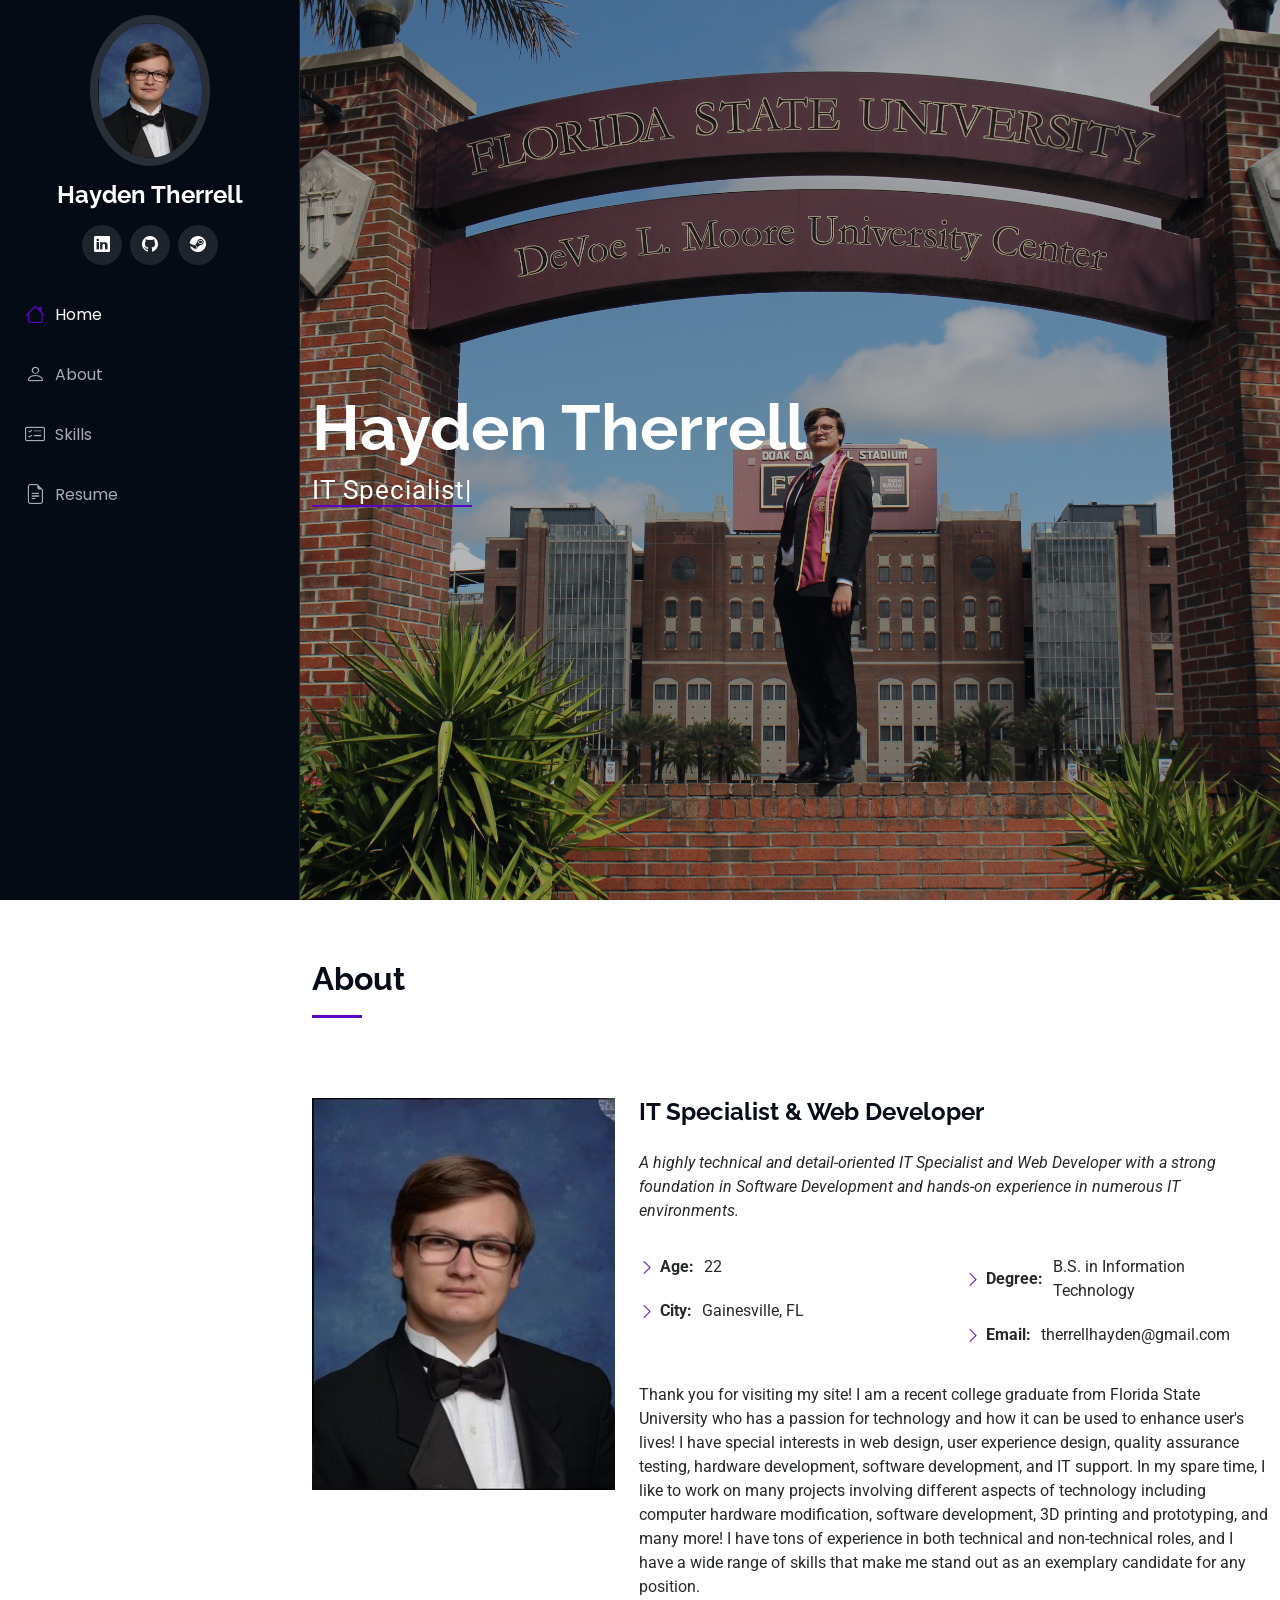
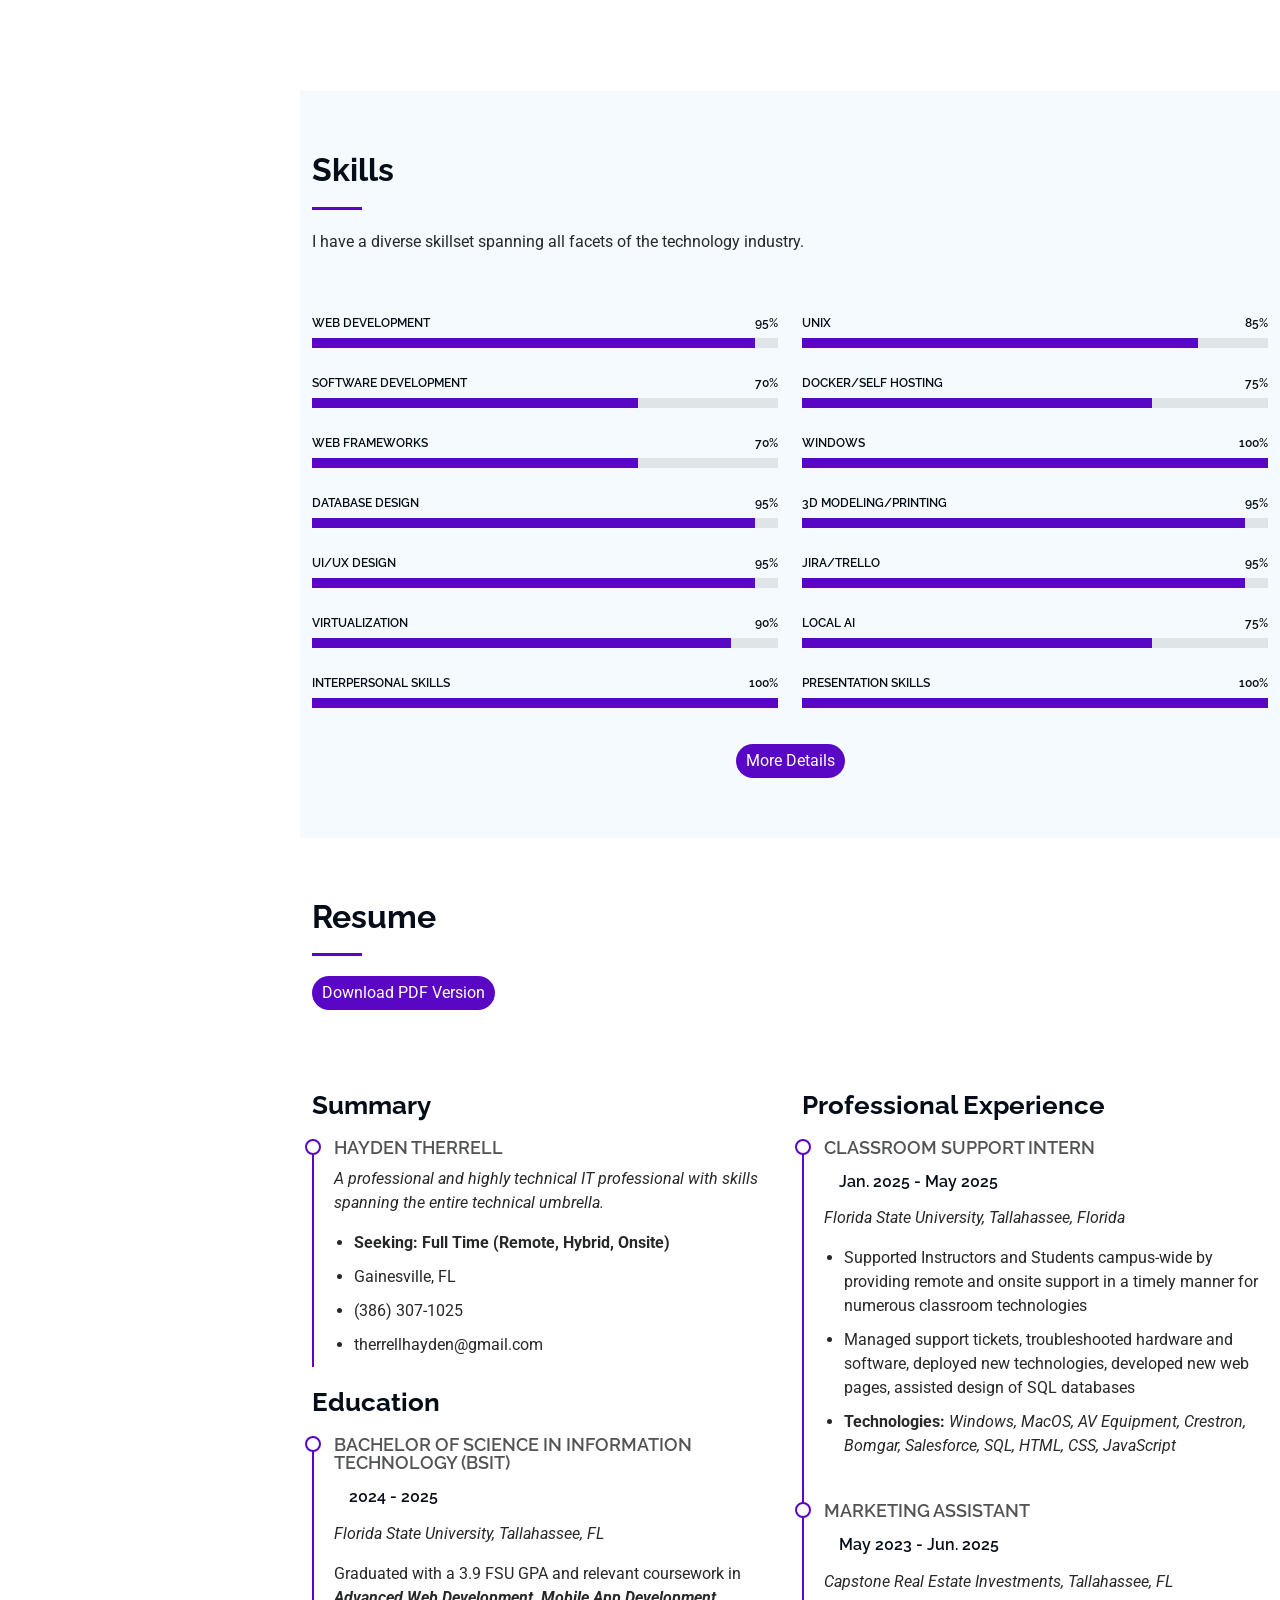
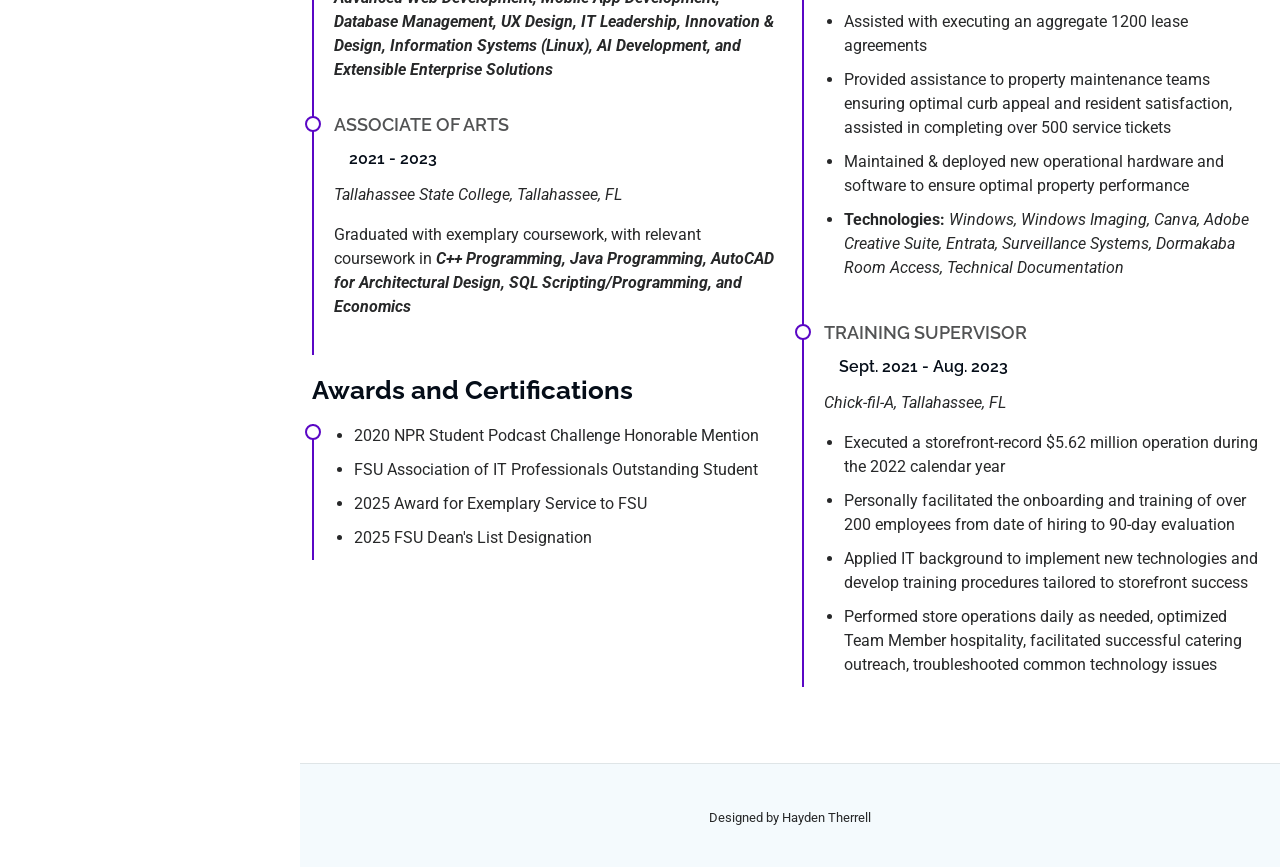
<file: index.html>
<!DOCTYPE html>
<html lang="en">

<head>
  <meta charset="utf-8">
  <meta content="width=device-width, initial-scale=1.0" name="viewport">
  <title>Hayden Therrell - Portfolio</title>
  <meta content="" name="description">
  <meta content="" name="keywords">

  <!-- Favicons -->
  <link href="assets/img/favicon.png" rel="icon">
  <link href="assets/img/apple-touch-icon.png" rel="apple-touch-icon">

  <!-- Fonts -->
  <link href="https://fonts.googleapis.com" rel="preconnect">
  <link href="https://fonts.gstatic.com" rel="preconnect" crossorigin>
  <link href="https://fonts.googleapis.com/css2?family=Roboto:ital,wght@0,100;0,300;0,400;0,500;0,700;0,900;1,100;1,300;1,400;1,500;1,700;1,900&family=Poppins:ital,wght@0,100;0,200;0,300;0,400;0,500;0,600;0,700;0,800;0,900;1,100;1,200;1,300;1,400;1,500;1,600;1,700;1,800;1,900&family=Raleway:ital,wght@0,100;0,200;0,300;0,400;0,500;0,600;0,700;0,800;0,900;1,100;1,200;1,300;1,400;1,500;1,600;1,700;1,800;1,900&display=swap" rel="stylesheet">

  <!-- Vendor CSS Files -->
  <link href="assets/vendor/bootstrap/css/bootstrap.min.css" rel="stylesheet">
  <link href="assets/vendor/bootstrap-icons/bootstrap-icons.css" rel="stylesheet">
  <link href="assets/vendor/aos/aos.css" rel="stylesheet">
  <link href="assets/vendor/glightbox/css/glightbox.min.css" rel="stylesheet">
  <link href="assets/vendor/swiper/swiper-bundle.min.css" rel="stylesheet">

  <!-- Main CSS File -->
  <link href="assets/css/main.css" rel="stylesheet">
</head>

<body class="index-page">

  <header id="header" class="header dark-background d-flex flex-column">
    <i class="header-toggle d-xl-none bi bi-list"></i>

    <div class="profile-img">
      <img src="assets/img/profile.jpg" alt="" class="img-fluid rounded-circle">
    </div>

    <a href="index.html" class="logo d-flex align-items-center justify-content-center">
      <h1 class="sitename">Hayden Therrell</h1>
    </a>

    <div class="social-links text-center">
      <a href="https://www.linkedin.com/in/therrellhayden" target="_blank" class="linkedin"><i class="bi bi-linkedin"></i></a>
      <a href="https://github.com/KhromaArceus" target="_blank" class="github"><i class="bi bi-github"></i></a>
      <a href="https://steamcommunity.com/id/Khroma_Arceus/" target="_blank" class="steam"><i class="bi bi-steam"></i></a>
    </div>

    <nav id="navmenu" class="navmenu">
      <ul>
        <li><a href="#hero" class="active"><i class="bi bi-house navicon"></i>Home</a></li>
        <li><a href="#about"><i class="bi bi-person navicon"></i> About</a></li>
        <li><a href="#skills"><i class="bi bi-card-checklist navicon"></i> Skills</a></li>
        <li><a href="#resume"><i class="bi bi-file-earmark-text navicon"></i> Resume</a></li>
      </ul>
    </nav>

  </header>

  <main class="main">

    <!-- Hero Section -->
    <section id="hero" class="hero section dark-background">

      <img src="assets/img/hero-bg.jpg" alt="" data-aos="fade-in" class="">

      <div class="container" data-aos="fade-up" data-aos-delay="100">
        <h2>Hayden Therrell</h2>
        <p><span class="typed" data-typed-items="IT Specialist, Web Developer, Tinkerer, Linux Enthusiast">IT Specialist</span><span class="typed-cursor typed-cursor--blink" aria-hidden="true"></span><span class="typed-cursor typed-cursor--blink" aria-hidden="true"></span></p>
      </div>

    </section><!-- /Hero Section -->

    <!-- About Section -->
    <section id="about" class="about section">

      <!-- Section Title -->
      <div class="container section-title" data-aos="fade-up">
        <h2>About</h2>
      </div><!-- End Section Title -->

      <div class="container" data-aos="fade-up" data-aos-delay="100">

        <div class="row gy-4 justify-content-center">
          <div class="col-lg-4">
            <img src="assets/img/profile.jpg" class="img-fluid">
          </div>
          <div class="col-lg-8 content">
            <h2>IT Specialist &amp; Web Developer</h2>
            <p class="fst-italic py-3">
              A highly technical and detail-oriented IT Specialist and Web Developer with a strong foundation in Software Development and hands-on experience in numerous IT environments.
            </p>
            <div class="row">
              <div class="col-lg-6">
                <ul>
                  <li><i class="bi bi-chevron-right"></i> <strong>Age:</strong> <span>22</span></li>
                  <li><i class="bi bi-chevron-right"></i> <strong>City:</strong> <span>Gainesville, FL</span></li>
                </ul>
              </div>
              <div class="col-lg-6">
                <ul>
                  <li><i class="bi bi-chevron-right"></i> <strong>Degree:</strong> <span>B.S. in Information Technology</span></li>
                  <li><i class="bi bi-chevron-right"></i> <strong>Email:</strong> <span>therrellhayden@gmail.com</span></li>
                </ul>
              </div>
            </div>
            <p class="py-3"> Thank you for visiting my site! I am a recent college graduate from Florida State University who has a passion for technology 
              and how it can be used to enhance user's lives! I have special interests in web design, user experience design, quality assurance testing, hardware development, 
              software development, and IT support. In my spare time, I like to work on many projects involving different aspects of technology including computer 
              hardware modification, software development, 3D printing and prototyping, and many more! I have tons of experience in both technical and non-technical roles, and I have a wide range of skills that 
              make me stand out as an exemplary candidate for any position.
            </p>
          </div>
        </div>

      </div>

    </section><!-- /About Section -->

    <!-- Skills Section -->
    <section id="skills" class="skills section light-background">

      <!-- Section Title -->
      <div class="container section-title" data-aos="fade-up">
        <h2>Skills</h2>
        <p>I have a diverse skillset spanning all facets of the technology industry.</p>
      </div><!-- End Section Title -->

      <div class="container" data-aos="fade-up" data-aos-delay="100">

        <div class="row skills-content skills-animation">

          <div class="col-lg-6">

            <div class="progress">
              <span class="skill"><span>Web Development</span> <i class="val">95%</i></span>
              <div class="progress-bar-wrap">
                <div class="progress-bar" role="progressbar" aria-valuenow="95" aria-valuemin="0" aria-valuemax="100"></div>
              </div>
            </div><!-- End Skills Item -->

            <div class="progress">
              <span class="skill"><span>Software Development</span> <i class="val">70%</i></span>
              <div class="progress-bar-wrap">
                <div class="progress-bar" role="progressbar" aria-valuenow="70" aria-valuemin="0" aria-valuemax="100"></div>
              </div>
            </div><!-- End Skills Item -->

            <div class="progress">
              <span class="skill"><span>Web Frameworks</span> <i class="val">70%</i></span>
              <div class="progress-bar-wrap">
                <div class="progress-bar" role="progressbar" aria-valuenow="70" aria-valuemin="0" aria-valuemax="100"></div>
              </div>
            </div><!-- End Skills Item -->

            <div class="progress">
              <span class="skill"><span>Database Design</span> <i class="val">95%</i></span>
              <div class="progress-bar-wrap">
                <div class="progress-bar" role="progressbar" aria-valuenow="95" aria-valuemin="0" aria-valuemax="100"></div>
              </div>
            </div><!-- End Skills Item -->

            <div class="progress">
              <span class="skill"><span>UI/UX Design</span> <i class="val">95%</i></span>
              <div class="progress-bar-wrap">
                <div class="progress-bar" role="progressbar" aria-valuenow="95" aria-valuemin="0" aria-valuemax="100"></div>
              </div>
            </div><!-- End Skills Item -->

            <div class="progress">
              <span class="skill"><span>Virtualization</span> <i class="val">90%</i></span>
              <div class="progress-bar-wrap">
                <div class="progress-bar" role="progressbar" aria-valuenow="90" aria-valuemin="0" aria-valuemax="100"></div>
              </div>
            </div><!-- End Skills Item -->

            <div class="progress">
              <span class="skill"><span>Interpersonal Skills</span> <i class="val">100%</i></span>
              <div class="progress-bar-wrap">
                <div class="progress-bar" role="progressbar" aria-valuenow="100" aria-valuemin="0" aria-valuemax="100"></div>
              </div>
            </div><!-- End Skills Item -->

          </div>

          <div class="col-lg-6">

            <div class="progress">
              <span class="skill"><span>Unix</span> <i class="val">85%</i></span>
              <div class="progress-bar-wrap">
                <div class="progress-bar" role="progressbar" aria-valuenow="85" aria-valuemin="0" aria-valuemax="100"></div>
              </div>
            </div><!-- End Skills Item -->

            <div class="progress">
              <span class="skill"><span>Docker/Self Hosting</span> <i class="val">75%</i></span>
              <div class="progress-bar-wrap">
                <div class="progress-bar" role="progressbar" aria-valuenow="75" aria-valuemin="0" aria-valuemax="100"></div>
              </div>
            </div><!-- End Skills Item -->

            <div class="progress">
              <span class="skill"><span>Windows</span> <i class="val">100%</i></span>
              <div class="progress-bar-wrap">
                <div class="progress-bar" role="progressbar" aria-valuenow="100" aria-valuemin="0" aria-valuemax="100"></div>
              </div>
            </div><!-- End Skills Item -->

            <div class="progress">
              <span class="skill"><span>3D Modeling/Printing</span> <i class="val">95%</i></span>
              <div class="progress-bar-wrap">
                <div class="progress-bar" role="progressbar" aria-valuenow="95" aria-valuemin="0" aria-valuemax="100"></div>
              </div>
            </div><!-- End Skills Item -->

            <div class="progress">
              <span class="skill"><span>Jira/Trello</span> <i class="val">95%</i></span>
              <div class="progress-bar-wrap">
                <div class="progress-bar" role="progressbar" aria-valuenow="95" aria-valuemin="0" aria-valuemax="100"></div>
              </div>
            </div><!-- End Skills Item -->

            <div class="progress">
              <span class="skill"><span>Local AI</span> <i class="val">75%</i></span>
              <div class="progress-bar-wrap">
                <div class="progress-bar" role="progressbar" aria-valuenow="75" aria-valuemin="0" aria-valuemax="100"></div>
              </div>
            </div><!-- End Skills Item -->

            <div class="progress">
              <span class="skill"><span>Presentation Skills</span> <i class="val">100%</i></span>
              <div class="progress-bar-wrap">
                <div class="progress-bar" role="progressbar" aria-valuenow="100" aria-valuemin="0" aria-valuemax="100"></div>
              </div>
            </div><!-- End Skills Item -->

          </div>

        </div>

        <!-- All Skills Button-->
        <div class="skills-button">
          <button type="button" class="btn btn-primary btn-skills" data-bs-toggle="modal" data-bs-target="#skillsModal">More Details</button>
        </div>
      </div>

        <!--All Skills Modal-->
        <div class="modal fade" id="skillsModal" tabindex="-1" aria-labelledby="skillsModalLabel" aria-hidden="true">
        <div class="modal-dialog modal-dialog-scrollable modal-lg">
          <div class="modal-content">
            <div class="modal-header">
              <h1 class="modal-title fs-5" id="exampleModalLabel">All Skills</h1>
            </div>
            <div class="modal-body">
              <div class="row skills-content skills-animation">

              <div class="col-lg-6"> <!-- Left Column-->

                <div class="progress">
                  <span class="skill"><span>HTML</span> <i class="val">95%</i></span>
                  <div class="progress-bar-wrap">
                    <div class="progress-bar" role="progressbar" aria-valuenow="95" aria-valuemin="0" aria-valuemax="100"></div>
                  </div>
                </div><!-- End Skills Item -->

                <div class="progress">
                  <span class="skill"><span>CSS</span> <i class="val">80%</i></span>
                  <div class="progress-bar-wrap">
                    <div class="progress-bar" role="progressbar" aria-valuenow="80" aria-valuemin="0" aria-valuemax="100"></div>
                  </div>
                </div><!-- End Skills Item -->

                <div class="progress">
                  <span class="skill"><span>Java</span> <i class="val">80%</i></span>
                  <div class="progress-bar-wrap">
                    <div class="progress-bar" role="progressbar" aria-valuenow="80" aria-valuemin="0" aria-valuemax="100"></div>
                  </div>
                </div><!-- End Skills Item -->

                <div class="progress">
                  <span class="skill"><span>JavaScript</span> <i class="val">70%</i></span>
                  <div class="progress-bar-wrap">
                    <div class="progress-bar" role="progressbar" aria-valuenow="70" aria-valuemin="0" aria-valuemax="100"></div>
                  </div>
                </div><!-- End Skills Item -->

                <div class="progress">
                  <span class="skill"><span>Bootstrap</span> <i class="val">80%</i></span>
                  <div class="progress-bar-wrap">
                    <div class="progress-bar" role="progressbar" aria-valuenow="80" aria-valuemin="0" aria-valuemax="100"></div>
                  </div>
                </div><!-- End Skills Item -->

                <div class="progress">
                  <span class="skill"><span>Python</span> <i class="val">75%</i></span>
                  <div class="progress-bar-wrap">
                    <div class="progress-bar" role="progressbar" aria-valuenow="75" aria-valuemin="0" aria-valuemax="100"></div>
                  </div>
                </div><!-- End Skills Item -->

                <div class="progress">
                  <span class="skill"><span>SQL</span> <i class="val">90%</i></span>
                  <div class="progress-bar-wrap">
                    <div class="progress-bar" role="progressbar" aria-valuenow="90" aria-valuemin="0" aria-valuemax="100"></div>
                  </div>
                </div><!-- End Skills Item -->

                <div class="progress">
                  <span class="skill"><span>PHP</span> <i class="val">60%</i></span>
                  <div class="progress-bar-wrap">
                    <div class="progress-bar" role="progressbar" aria-valuenow="60" aria-valuemin="0" aria-valuemax="100"></div>
                  </div>
                </div><!-- End Skills Item -->

                <div class="progress">
                  <span class="skill"><span>C++</span> <i class="val">70%</i></span>
                  <div class="progress-bar-wrap">
                    <div class="progress-bar" role="progressbar" aria-valuenow="70" aria-valuemin="0" aria-valuemax="100"></div>
                  </div>
                </div><!-- End Skills Item -->

                <div class="progress">
                  <span class="skill"><span>MySQL Workbench</span> <i class="val">95%</i></span>
                  <div class="progress-bar-wrap">
                    <div class="progress-bar" role="progressbar" aria-valuenow="95" aria-valuemin="0" aria-valuemax="100"></div>
                  </div>
                </div><!-- End Skills Item -->

                <div class="progress">
                  <span class="skill"><span>Microsoft Office Suite</span> <i class="val">100%</i></span>
                  <div class="progress-bar-wrap">
                    <div class="progress-bar" role="progressbar" aria-valuenow="100" aria-valuemin="0" aria-valuemax="100"></div>
                  </div>
                </div><!-- End Skills Item -->

                <div class="progress">
                  <span class="skill"><span>Figma</span> <i class="val">85%</i></span>
                  <div class="progress-bar-wrap">
                    <div class="progress-bar" role="progressbar" aria-valuenow="85" aria-valuemin="0" aria-valuemax="100"></div>
                  </div>
                </div><!-- End Skills Item -->

                <div class="progress">
                  <span class="skill"><span>Leadership</span> <i class="val">100%</i></span>
                  <div class="progress-bar-wrap">
                    <div class="progress-bar" role="progressbar" aria-valuenow="100" aria-valuemin="0" aria-valuemax="100"></div>
                  </div>
                </div><!-- End Skills Item -->

                <div class="progress">
                  <span class="skill"><span>Technical Writing</span> <i class="val">100%</i></span>
                  <div class="progress-bar-wrap">
                    <div class="progress-bar" role="progressbar" aria-valuenow="100" aria-valuemin="0" aria-valuemax="100"></div>
                  </div>
                </div><!-- End Skills Item -->

              </div> <!-- End Left Column-->

              <div class="col-lg-6"> <!-- Right Column-->

                <div class="progress">
                  <span class="skill"><span>Unix</span> <i class="val">85%</i></span>
                  <div class="progress-bar-wrap">
                    <div class="progress-bar" role="progressbar" aria-valuenow="85" aria-valuemin="0" aria-valuemax="100"></div>
                  </div>
                </div><!-- End Skills Item -->

                <div class="progress">
                  <span class="skill"><span>Docker</span> <i class="val">75%</i></span>
                  <div class="progress-bar-wrap">
                    <div class="progress-bar" role="progressbar" aria-valuenow="75" aria-valuemin="0" aria-valuemax="100"></div>
                  </div>
                </div><!-- End Skills Item -->

                <div class="progress">
                  <span class="skill"><span>Windows</span> <i class="val">100%</i></span>
                  <div class="progress-bar-wrap">
                    <div class="progress-bar" role="progressbar" aria-valuenow="100" aria-valuemin="0" aria-valuemax="100"></div>
                  </div>
                </div><!-- End Skills Item -->

                <div class="progress">
                  <span class="skill"><span>3D Modeling/Printing</span> <i class="val">95%</i></span>
                  <div class="progress-bar-wrap">
                    <div class="progress-bar" role="progressbar" aria-valuenow="95" aria-valuemin="0" aria-valuemax="100"></div>
                  </div>
                </div><!-- End Skills Item -->

                <div class="progress">
                  <span class="skill"><span>Jira/Trello</span> <i class="val">95%</i></span>
                  <div class="progress-bar-wrap">
                    <div class="progress-bar" role="progressbar" aria-valuenow="95" aria-valuemin="0" aria-valuemax="100"></div>
                  </div>
                </div><!-- End Skills Item -->

                <div class="progress">
                  <span class="skill"><span>VirtualBox</span> <i class="val">100%</i></span>
                  <div class="progress-bar-wrap">
                    <div class="progress-bar" role="progressbar" aria-valuenow="100" aria-valuemin="0" aria-valuemax="100"></div>
                  </div>
                </div><!-- End Skills Item -->

                <div class="progress">
                  <span class="skill"><span>Hyper-V</span> <i class="val">95%</i></span>
                  <div class="progress-bar-wrap">
                    <div class="progress-bar" role="progressbar" aria-valuenow="95" aria-valuemin="0" aria-valuemax="100"></div>
                  </div>
                </div><!-- End Skills Item -->

                <div class="progress">
                  <span class="skill"><span>Ollama</span> <i class="val">95%</i></span>
                  <div class="progress-bar-wrap">
                    <div class="progress-bar" role="progressbar" aria-valuenow="95" aria-valuemin="0" aria-valuemax="100"></div>
                  </div>
                </div><!-- End Skills Item -->

                <div class="progress">
                  <span class="skill"><span>LM Studio</span> <i class="val">85%</i></span>
                  <div class="progress-bar-wrap">
                    <div class="progress-bar" role="progressbar" aria-valuenow="85" aria-valuemin="0" aria-valuemax="100"></div>
                  </div>
                </div><!-- End Skills Item -->

                <div class="progress">
                  <span class="skill"><span>LlamaCPP</span> <i class="val">75%</i></span>
                  <div class="progress-bar-wrap">
                    <div class="progress-bar" role="progressbar" aria-valuenow="75" aria-valuemin="0" aria-valuemax="100"></div>
                  </div>
                </div><!-- End Skills Item -->

                <div class="progress">
                  <span class="skill"><span>Google Workspace</span> <i class="val">100%</i></span>
                  <div class="progress-bar-wrap">
                    <div class="progress-bar" role="progressbar" aria-valuenow="100" aria-valuemin="0" aria-valuemax="100"></div>
                  </div>
                </div><!-- End Skills Item -->

                <div class="progress">
                  <span class="skill"><span>Canva</span> <i class="val">100%</i></span>
                  <div class="progress-bar-wrap">
                    <div class="progress-bar" role="progressbar" aria-valuenow="100" aria-valuemin="0" aria-valuemax="100"></div>
                  </div>
                </div><!-- End Skills Item -->

                <div class="progress">
                  <span class="skill"><span>Public Speaking</span> <i class="val">100%</i></span>
                  <div class="progress-bar-wrap">
                    <div class="progress-bar" role="progressbar" aria-valuenow="100" aria-valuemin="0" aria-valuemax="100"></div>
                  </div>
                </div><!-- End Skills Item -->

                <div class="progress">
                  <span class="skill"><span>Technical Communication</span> <i class="val">100%</i></span>
                  <div class="progress-bar-wrap">
                    <div class="progress-bar" role="progressbar" aria-valuenow="100" aria-valuemin="0" aria-valuemax="100"></div>
                  </div>
                </div><!-- End Skills Item -->

              </div> <!-- End Right Column-->
            </div> <!-- End Modal Body-->
            <div class="modal-footer">
              <button type="button" class="btn btn-secondary" data-bs-dismiss="modal">Close</button>
            </div>
          </div>
        </div> <!-- End Skills Modal-->
      </div>

    </section><!-- /Skills Section -->

    <!-- Resume Section -->
    <section id="resume" class="resume section">

      <!-- Section Title -->
      <div class="container section-title" data-aos="fade-up">
        <h2>Resume</h2>
        <button type="button" class="btn btn-primary btn-resume" onclick="window.open('assets/file/HT_Resume.pdf')">Download PDF Version</button>
      </div><!-- End Section Title -->

      <div class="container">

        <div class="row">

          <div class="col-lg-6" data-aos="fade-up" data-aos-delay="100">
            <h3 class="resume-title">Summary</h3>

            <div class="resume-item pb-0">
              <h4>Hayden Therrell</h4>
              <p><em>A professional and highly technical IT professional with skills spanning the entire technical umbrella.</em></p>
              <ul>
                <li><b>Seeking: Full Time (Remote, Hybrid, Onsite)</b></li>
                <li>Gainesville, FL</li>
                <li>(386) 307-1025</li>
                <li>therrellhayden@gmail.com</li>
              </ul>
            </div><!-- End Resume Item -->

            <h3 class="resume-title">Education</h3>
            <div class="resume-item">
              <h4>Bachelor of Science in Information Technology (BSIT)</h4>
              <h5>2024 - 2025</h5>
              <p><em>Florida State University, Tallahassee, FL</em></p>
              <p>Graduated with a 3.9 FSU GPA and relevant coursework in <em><b>Advanced Web Development, Mobile App Development, Database Management, UX Design, IT Leadership, Innovation & Design, Information Systems (Linux), AI Development, and Extensible Enterprise Solutions</b></em></p>
            </div><!-- End Resume Item -->

            <div class="resume-item">
              <h4>Associate of Arts</h4>
              <h5>2021 - 2023</h5>
              <p><em>Tallahassee State College, Tallahassee, FL</em></p>
              <p>Graduated with exemplary coursework, with relevant coursework in <em><b>C++ Programming, Java Programming, AutoCAD for Architectural Design, SQL Scripting/Programming, and Economics</b></em></p>
            </div><!-- End Resume Item -->

            <h3 class="resume-title">Awards and Certifications</h3>
            <div class="resume-item">
              <ul>
                <li>2020 NPR Student Podcast Challenge Honorable Mention</li>
                <li>FSU Association of IT Professionals Outstanding Student</li>
                <li>2025 Award for Exemplary Service to FSU</li>
                <li>2025 FSU Dean's List Designation</li>
              </ul>
            </div>

          </div>

          <div class="col-lg-6" data-aos="fade-up" data-aos-delay="200">
            <h3 class="resume-title">Professional Experience</h3>
            <div class="resume-item">
              <h4>Classroom Support Intern</h4>
              <h5>Jan. 2025 - May 2025</h5>
              <p><em>Florida State University, Tallahassee, Florida </em></p>
              <ul>
                <li>Supported Instructors and Students campus-wide by providing remote and onsite support in a timely manner for numerous classroom technologies</li>
                <li>Managed support tickets, troubleshooted hardware and software, deployed new technologies, developed new web pages, assisted design of SQL databases</li>
                <li><b>Technologies: </b><em>Windows, MacOS, AV Equipment, Crestron, Bomgar, Salesforce, SQL, HTML, CSS, JavaScript</em></li>
              </ul>
            </div><!-- End Resume Item -->

            <div class="resume-item">
              <h4>Marketing Assistant</h4>
              <h5>May 2023 - Jun. 2025</h5>
              <p><em>Capstone Real Estate Investments, Tallahassee, FL</em></p>
              <ul>
                <li>Assisted with executing an aggregate 1200 lease agreements</li>
                <li>Provided assistance to property maintenance teams ensuring optimal curb appeal and resident satisfaction, assisted in completing over 500 service tickets</li>
                <li>Maintained & deployed new operational hardware and software to ensure optimal property performance</li>
                <li><b>Technologies: </b><em>Windows, Windows Imaging, Canva, Adobe Creative Suite, Entrata, Surveillance Systems, Dormakaba Room Access, Technical Documentation</em></li>
              </ul>
            </div><!-- End Resume Item -->

            <div class="resume-item">
              <h4>Training Supervisor</h4>
              <h5>Sept. 2021 - Aug. 2023</h5>
              <p><em>Chick-fil-A, Tallahassee, FL</em></p>
              <ul>
                <li>Executed a storefront-record $5.62 million operation during the 2022 calendar year</li>
                <li>Personally facilitated the onboarding and training of over 200 employees from date of hiring to 90-day evaluation</li>
                <li>Applied IT background to implement new technologies and develop training procedures tailored to storefront success</li>
                <li>Performed store operations daily as needed, optimized Team Member hospitality, facilitated successful catering outreach, troubleshooted common technology issues</li>
              </ul>
            </div><!-- End Resume Item -->

          </div>

        </div>

      </div>

    </section><!-- /Resume Section -->

  </main>

  <footer id="footer" class="footer position-relative light-background">
      <div class="credits">
        Designed by Hayden Therrell
      </div>
    </div>
  </footer>

  <!-- Scroll Top -->
  <a href="#" id="scroll-top" class="scroll-top d-flex align-items-center justify-content-center"><i class="bi bi-arrow-up-short"></i></a>

  <!-- Preloader -->
  <div id="preloader"></div>

  <!-- Vendor JS Files -->
  <script src="assets/vendor/bootstrap/js/bootstrap.bundle.min.js"></script>
  <script src="assets/vendor/php-email-form/validate.js"></script>
  <script src="assets/vendor/aos/aos.js"></script>
  <script src="assets/vendor/typed.js/typed.umd.js"></script>
  <script src="assets/vendor/purecounter/purecounter_vanilla.js"></script>
  <script src="assets/vendor/waypoints/noframework.waypoints.js"></script>
  <script src="assets/vendor/glightbox/js/glightbox.min.js"></script>
  <script src="assets/vendor/imagesloaded/imagesloaded.pkgd.min.js"></script>
  <script src="assets/vendor/isotope-layout/isotope.pkgd.min.js"></script>
  <script src="assets/vendor/swiper/swiper-bundle.min.js"></script>

  <!-- Main JS File -->
  <script src="assets/js/main.js"></script>

</body>

</html>
</file>
<file: assets/css/main.css>
/* Fonts */
:root {
  --default-font: "Roboto",  system-ui, -apple-system, "Segoe UI", Roboto, "Helvetica Neue", Arial, "Noto Sans", "Liberation Sans", sans-serif, "Apple Color Emoji", "Segoe UI Emoji", "Segoe UI Symbol", "Noto Color Emoji";
  --heading-font: "Raleway",  sans-serif;
  --nav-font: "Poppins",  sans-serif;
}

/* Global Colors - The following color variables are used throughout the website. Updating them here will change the color scheme of the entire website */
:root { 
  --background-color: #ffffff; /* Background color for the entire website, including individual sections */
  --default-color: #272829; /* Default color used for the majority of the text content across the entire website */
  --heading-color: #050d18; /* Color for headings, subheadings and title throughout the website */
  --accent-color: #5a07c5; /* Accent color that represents your brand on the website. It's used for buttons, links, and other elements that need to stand out */
  --surface-color: #ffffff; /* The surface color is used as a background of boxed elements within sections, such as cards, icon boxes, or other elements that require a visual separation from the global background. */
  --contrast-color: #ffffff; /* Contrast color for text, ensuring readability against backgrounds of accent, heading, or default colors. */
}

/* Nav Menu Colors - The following color variables are used specifically for the navigation menu. They are separate from the global colors to allow for more customization options */
:root {
  --nav-color: #a8a9b4;  /* The default color of the main navmenu links */
  --nav-hover-color: #ffffff; /* Applied to main navmenu links when they are hovered over or active */
  --nav-mobile-background-color: #040b14; /* Used as the background color for mobile navigation menu */
  --nav-dropdown-background-color: #040b14; /* Used as the background color for dropdown items that appear when hovering over primary navigation items */
  --nav-dropdown-color: #a8a9b4; /* Used for navigation links of the dropdown items in the navigation menu. */
  --nav-dropdown-hover-color: #ffffff; /* Similar to --nav-hover-color, this color is applied to dropdown navigation links when they are hovered over. */
}

/* Color Presets - These classes override global colors when applied to any section or element, providing reuse of the sam color scheme. */

.light-background {
  --background-color: #f4fafd;
  --surface-color: #ffffff;
}

.dark-background {
  --background-color: #040b14;
  --default-color: #ffffff;
  --heading-color: #ffffff;
  --surface-color: #151f2b;
  --contrast-color: #ffffff;
}

/* Smooth scroll */
:root {
  scroll-behavior: smooth;
}

/*--------------------------------------------------------------
# General Styling & Shared Classes
--------------------------------------------------------------*/
body {
  color: var(--default-color);
  background-color: var(--background-color);
  font-family: var(--default-font);
}

a {
  color: white;
  text-decoration: none;
  transition: 0.3s;
}

a:hover {
  color: color-mix(in srgb, var(--accent-color), transparent 25%);
  text-decoration: none;
}

h1,
h2,
h3,
h4,
h5,
h6 {
  color: var(--heading-color);
  font-family: var(--heading-font);
}

button[type="button"]{
  color: var(--contrast-color);
  background: var(--accent-color);
  border: 0;
  padding: 5px 10px;
  transition: 0.4s;
  border-radius: 50px;
}

/*--------------------------------------------------------------
# Global Header
--------------------------------------------------------------*/
.header {
  color: var(--default-color);
  background-color: var(--background-color);
  position: fixed;
  top: 0;
  left: 0;
  bottom: 0;
  padding: 0 15px;
  width: 300px;
  transition: all ease-in-out 0.3s;
  overflow-y: auto;
  z-index: 997;
  border-right: 1px solid color-mix(in srgb, var(--default-color), transparent 90%);
}

.header .profile-img img {
  margin: 15px auto;
  display: block;
  width: 120px;
  border: 8px solid color-mix(in srgb, var(--default-color), transparent 85%);
}

.header .logo {
  line-height: 1;
  margin-bottom: 15px;
}

.header .logo img {
  max-height: 32px;
  margin-right: 8px;
}

.header .logo h1 {
  font-size: 24px;
  margin: 0;
  font-weight: 700;
  color: var(--heading-color);
}

.header .social-links {
  margin: 0 0 20px 0;
}

.header .social-links a {
  font-size: 16px;
  display: inline-flex;
  align-items: center;
  justify-content: center;
  background: color-mix(in srgb, var(--default-color), transparent 90%);
  color: var(--default-color);
  margin: 0 2px;
  border-radius: 50%;
  text-align: center;
  width: 40px;
  height: 40px;
  transition: 0.3s;
}

.header .social-links a:hover {
  color: var(--contrast-color);
  background: var(--accent-color);
}

@media (min-width: 1200px) {

  .header~main,
  .header~#footer {
    margin-left: 300px;
  }
}

@media (max-width: 1199px) {
  .header {
    left: -100%;
  }
}

.header.header-show {
  left: 0;
}

.header .header-toggle {
  color: var(--contrast-color);
  background-color: var(--accent-color);
  font-size: 22px;
  display: flex;
  align-items: center;
  justify-content: center;
  width: 40px;
  height: 40px;
  border-radius: 50%;
  cursor: pointer;
  position: fixed;
  top: 15px;
  right: 15px;
  z-index: 9999;
  transition: background-color 0.3s;
}

.header .header-toggle:hover {
  color: var(--contrast-color);
  background-color: color-mix(in srgb, var(--accent-color) 90%, white 15%);
}

/*--------------------------------------------------------------
# Navigation Menu
--------------------------------------------------------------*/
.mobile-nav-toggle {
  display: none;
}

.navmenu {
  padding: 0;
  z-index: 9997;
}

.navmenu ul {
  list-style: none;
  padding: 0 0 20px 0;
  margin: 0;
}

.navmenu a,
.navmenu a:focus {
  color: var(--nav-color);
  padding: 15px 10px;
  font-family: var(--nav-font);
  font-size: 16px;
  font-weight: 400;
  display: flex;
  align-items: center;
  white-space: nowrap;
  transition: 0.3s;
  width: 100%;
}

.navmenu a .navicon,
.navmenu a:focus .navicon {
  font-size: 20px;
  margin-right: 10px;
}

.navmenu a .toggle-dropdown,
.navmenu a:focus .toggle-dropdown {
  font-size: 12px;
  line-height: 0;
  margin-left: auto;
  width: 30px;
  height: 30px;
  display: flex;
  align-items: center;
  justify-content: center;
  border-radius: 50%;
  transition: 0.3s;
  flex-shrink: 0;
  background-color: color-mix(in srgb, var(--accent-color), transparent 90%);
}

.navmenu a .toggle-dropdown:hover,
.navmenu a:focus .toggle-dropdown:hover {
  background-color: var(--accent-color);
  color: var(--contrast-color);
}

.navmenu a:hover,
.navmenu .active,
.navmenu .active:focus {
  color: var(--nav-hover-color);
}

.navmenu a:hover .navicon,
.navmenu .active .navicon,
.navmenu .active:focus .navicon {
  color: var(--accent-color);
}

.navmenu .active .toggle-dropdown,
.navmenu .active:focus .toggle-dropdown {
  background-color: var(--accent-color);
  color: var(--contrast-color);
  transform: rotate(180deg);
}

.navmenu .dropdown {
  display: block;
}

.navmenu .dropdown a,
.navmenu .dropdown a:focus {
  color: --nav-dropdown-color;
}

.navmenu .dropdown a:hover,
.navmenu .dropdown .active,
.navmenu .dropdown .active:focus {
  color: var(--nav-dropdown-hover-color);
}

.navmenu .dropdown ul {
  position: static;
  display: none;
  z-index: 99;
  padding: 5px 10px;
  margin: 5px 10px;
  background-color: var(--nav-dropdown-background-color);
  border: 1px solid color-mix(in srgb, var(--default-color), transparent 90%);
  box-shadow: none;
  transition: all 0.5s ease-in-out;
}

.navmenu .dropdown ul ul {
  background-color: rgba(33, 37, 41, 0.1);
}

.navmenu .dropdown>.dropdown-active {
  display: block;
  background-color: rgba(33, 37, 41, 0.03);
}

/*--------------------------------------------------------------
# Global Footer
--------------------------------------------------------------*/
.footer {
  color: var(--default-color);
  background-color: var(--background-color);
  font-size: 14px;
  padding: 40px 0;
  position: relative;
  border-top: 1px solid color-mix(in srgb, var(--default-color), transparent 90%);
}

.footer .copyright p {
  margin-bottom: 0;
}

.footer .credits {
  margin-top: 4px;
  font-size: 13px;
  text-align: center;
}

/*--------------------------------------------------------------
# Preloader
--------------------------------------------------------------*/
#preloader {
  position: fixed;
  inset: 0;
  z-index: 999999;
  overflow: hidden;
  background: var(--background-color);
  transition: all 0.6s ease-out;
}

#preloader:before {
  content: "";
  position: fixed;
  top: calc(50% - 30px);
  left: calc(50% - 30px);
  border: 6px solid #ffffff;
  border-color: var(--accent-color) transparent var(--accent-color) transparent;
  border-radius: 50%;
  width: 60px;
  height: 60px;
  animation: animate-preloader 1.5s linear infinite;
}

@keyframes animate-preloader {
  0% {
    transform: rotate(0deg);
  }

  100% {
    transform: rotate(360deg);
  }
}

/*--------------------------------------------------------------
# Scroll Top Button
--------------------------------------------------------------*/
.scroll-top {
  position: fixed;
  visibility: hidden;
  opacity: 0;
  right: 15px;
  bottom: -15px;
  z-index: 99999;
  background-color: var(--accent-color);
  width: 44px;
  height: 44px;
  border-radius: 50px;
  transition: all 0.4s;
}

.scroll-top i {
  font-size: 24px;
  color: var(--contrast-color);
  line-height: 0;
}

.scroll-top:hover {
  background-color: color-mix(in srgb, var(--accent-color), transparent 20%);
  color: var(--contrast-color);
}

.scroll-top.active {
  visibility: visible;
  opacity: 1;
  bottom: 15px;
}

/*--------------------------------------------------------------
# Disable aos animation delay on mobile devices
--------------------------------------------------------------*/
@media screen and (max-width: 768px) {
  [data-aos-delay] {
    transition-delay: 0 !important;
  }
}

/*--------------------------------------------------------------
# Global Page Titles & Breadcrumbs
--------------------------------------------------------------*/
.page-title {
  color: var(--default-color);
  background-color: var(--background-color);
  padding: 25px 0;
  position: relative;
}

.page-title h1 {
  font-size: 24px;
  font-weight: 700;
}

.page-title .breadcrumbs ol {
  display: flex;
  flex-wrap: wrap;
  list-style: none;
  padding: 0;
  margin: 0;
  font-size: 14px;
  font-weight: 400;
}

.page-title .breadcrumbs ol li+li {
  padding-left: 10px;
}

.page-title .breadcrumbs ol li+li::before {
  content: "/";
  display: inline-block;
  padding-right: 10px;
  color: color-mix(in srgb, var(--default-color), transparent 70%);
}

/*--------------------------------------------------------------
# Global Sections
--------------------------------------------------------------*/
section,
.section {
  color: var(--default-color);
  background-color: var(--background-color);
  padding: 60px 0;
  overflow: clip;
}

/*--------------------------------------------------------------
# Global Section Titles
--------------------------------------------------------------*/
.section-title {
  padding-bottom: 60px;
  position: relative;
}

.section-title h2 {
  font-size: 32px;
  font-weight: 700;
  margin-bottom: 20px;
  padding-bottom: 20px;
  position: relative;
}

.section-title h2:after {
  content: "";
  position: absolute;
  display: block;
  width: 50px;
  height: 3px;
  background: var(--accent-color);
  left: 0;
  bottom: 0;
}

.section-title p {
  margin-bottom: 0;
}

/*--------------------------------------------------------------
# Hero Section
--------------------------------------------------------------*/
.hero {
  width: 100%;
  min-height: 100vh;
  position: relative;
  padding: 80px 0;
  display: flex;
  align-items: center;
  justify-content: center;
}

.hero img {
  position: absolute;
  inset: 0;
  display: block;
  width: 100%;
  height: 100%;
  object-fit: cover;
  z-index: 1;
}

.hero:before {
  content: "";
  background: color-mix(in srgb, var(--background-color), transparent 70%);
  position: absolute;
  inset: 0;
  z-index: 2;
}

.hero .container {
  position: relative;
  z-index: 3;
}

.hero h2 {
  margin: 0;
  font-size: 64px;
  font-weight: 700;
}

.hero p {
  margin: 5px 0 0 0;
  font-size: 26px;
}

.hero p span {
  letter-spacing: 1px;
  border-bottom: 2px solid var(--accent-color);
}

.hero .social-links {
  margin-top: 25px;
}

.hero .social-links a {
  font-size: 24px;
  display: inline-block;
  color: color-mix(in srgb, var(--default-color), transparent 50%);
  line-height: 1;
  margin-right: 20px;
  transition: 0.3s;
}

.hero .social-links a:hover {
  color: var(--accent-color);
}

@media (max-width: 768px) {
  .hero h2 {
    font-size: 32px;
  }

  .hero p {
    font-size: 20px;
  }
}

/*--------------------------------------------------------------
# About Section
--------------------------------------------------------------*/
.about .content h2 {
  font-weight: 700;
  font-size: 24px;
}

.about .content ul {
  list-style: none;
  padding: 0;
}

.about .content ul li {
  margin-bottom: 20px;
  display: flex;
  align-items: center;
}

.about .content ul strong {
  margin-right: 10px;
}

.about .content ul i {
  font-size: 16px;
  margin-right: 5px;
  color: var(--accent-color);
  line-height: 0;
}

/*--------------------------------------------------------------
# Skills Section
--------------------------------------------------------------*/
.skills .progress {
  height: 60px;
  display: block;
  background: none;
  border-radius: 0;
}

.skills .progress .skill {
  color: var(--heading-color);
  padding: 0;
  margin: 0 0 6px 0;
  text-transform: uppercase;
  display: block;
  font-weight: 600;
  font-family: var(--heading-font);
}

.skills .progress .skill .val {
  float: right;
  font-style: normal;
}

.skills .progress-bar-wrap {
  background: color-mix(in srgb, var(--default-color), transparent 90%);
  height: 10px;
}

.skills .progress-bar {
  width: 1px;
  height: 10px;
  transition: 0.9s;
  background-color: var(--accent-color);
}

.skills .skills-button{
  text-align: center;
  margin-top: 10px;
}

/*--------------------------------------------------------------
# Resume Section
--------------------------------------------------------------*/
.resume .resume-title {
  color: var(--heading-color);
  font-size: 26px;
  font-weight: 700;
  margin-top: 20px;
  margin-bottom: 20px;
}

.resume .resume-item {
  padding: 0 0 20px 20px;
  margin-top: -2px;
  border-left: 2px solid var(--accent-color);
  position: relative;
}

.resume .resume-item h4 {
  line-height: 18px;
  font-size: 18px;
  font-weight: 600;
  text-transform: uppercase;
  color: color-mix(in srgb, var(--default-color), transparent 20%);
  margin-bottom: 10px;
}

.resume .resume-item h5 {
  font-size: 16px;
  padding: 5px 15px;
  display: inline-block;
  font-weight: 600;
  margin-bottom: 10px;
}

.resume .resume-item ul {
  padding-left: 20px;
}

.resume .resume-item ul li {
  padding-bottom: 10px;
}

.resume .resume-item:last-child {
  padding-bottom: 0;
}

.resume .resume-item::before {
  content: "";
  position: absolute;
  width: 16px;
  height: 16px;
  border-radius: 50px;
  left: -9px;
  top: 0;
  background: var(--background-color);
  border: 2px solid var(--accent-color);
}

/*--------------------------------------------------------------
# Portfolio Section
--------------------------------------------------------------*/
.portfolio .portfolio-filters {
  padding: 0;
  margin: 0 auto 20px auto;
  list-style: none;
  text-align: center;
}

.portfolio .portfolio-filters li {
  cursor: pointer;
  display: inline-block;
  padding: 0;
  font-size: 14px;
  font-weight: 400;
  margin: 0 10px;
  line-height: 1;
  text-transform: uppercase;
  margin-bottom: 10px;
  transition: all 0.3s ease-in-out;
}

.portfolio .portfolio-filters li:hover,
.portfolio .portfolio-filters li.filter-active {
  color: var(--accent-color);
}

.portfolio .portfolio-filters li:first-child {
  margin-left: 0;
}

.portfolio .portfolio-filters li:last-child {
  margin-right: 0;
}

@media (max-width: 575px) {
  .portfolio .portfolio-filters li {
    font-size: 14px;
    margin: 0 5px;
  }
}

.portfolio .portfolio-content {
  position: relative;
  overflow: hidden;
}

.portfolio .portfolio-content img {
  transition: 0.3s;
}

.portfolio .portfolio-content .portfolio-info {
  opacity: 0;
  position: absolute;
  inset: 0;
  z-index: 3;
  transition: all ease-in-out 0.3s;
  background: rgba(0, 0, 0, 0.6);
  padding: 15px;
}

.portfolio .portfolio-content .portfolio-info h4 {
  font-size: 14px;
  padding: 5px 10px;
  font-weight: 400;
  color: #ffffff;
  display: inline-block;
  background-color: var(--accent-color);
}

.portfolio .portfolio-content .portfolio-info p {
  position: absolute;
  bottom: 10px;
  text-align: center;
  display: inline-block;
  left: 0;
  right: 0;
  font-size: 16px;
  font-weight: 600;
  color: rgba(255, 255, 255, 0.8);
}

.portfolio .portfolio-content .portfolio-info .preview-link,
.portfolio .portfolio-content .portfolio-info .details-link {
  position: absolute;
  left: calc(50% - 15px);
  font-size: 26px;
  top: calc(50% - 14px);
  color: #fff;
  transition: 0.3s;
  line-height: 1.2;
}

.portfolio .portfolio-content .portfolio-info .preview-link:hover,
.portfolio .portfolio-content .portfolio-info .details-link:hover {
  color: var(--accent-color);
}

.portfolio .portfolio-content .portfolio-info .details-link {
  left: 50%;
  font-size: 34px;
  line-height: 0;
}

.portfolio .portfolio-content:hover .portfolio-info {
  opacity: 1;
}

.portfolio .portfolio-content:hover img {
  transform: scale(1.1);
}

/*--------------------------------------------------------------
# Portfolio Details Section
--------------------------------------------------------------*/
.portfolio-details .portfolio-details-slider img {
  width: 100%;
}

.portfolio-details .portfolio-details-slider .swiper-pagination {
  margin-top: 20px;
  position: relative;
}

.portfolio-details .portfolio-details-slider .swiper-pagination .swiper-pagination-bullet {
  width: 12px;
  height: 12px;
  background-color: color-mix(in srgb, var(--default-color), transparent 85%);
  opacity: 1;
}

.portfolio-details .portfolio-details-slider .swiper-pagination .swiper-pagination-bullet-active {
  background-color: var(--accent-color);
}

.portfolio-details .portfolio-info {
  padding: 30px;
  box-shadow: 0px 0 30px rgba(0, 0, 0, 0.1);
}

.portfolio-details .portfolio-info h3 {
  font-size: 22px;
  font-weight: 700;
  margin-bottom: 20px;
  padding-bottom: 20px;
  border-bottom: 1px solid color-mix(in srgb, var(--default-color), transparent 85%);
}

.portfolio-details .portfolio-info ul {
  list-style: none;
  padding: 0;
  font-size: 15px;
}

.portfolio-details .portfolio-info ul li+li {
  margin-top: 10px;
}

.portfolio-details .portfolio-description {
  padding-top: 30px;
}

.portfolio-details .portfolio-description h2 {
  font-size: 26px;
  font-weight: 700;
  margin-bottom: 20px;
}

.portfolio-details .portfolio-description p {
  padding: 0;
  color: color-mix(in srgb, var(--default-color), transparent 30%);
}

/* End Of File */
</file>
